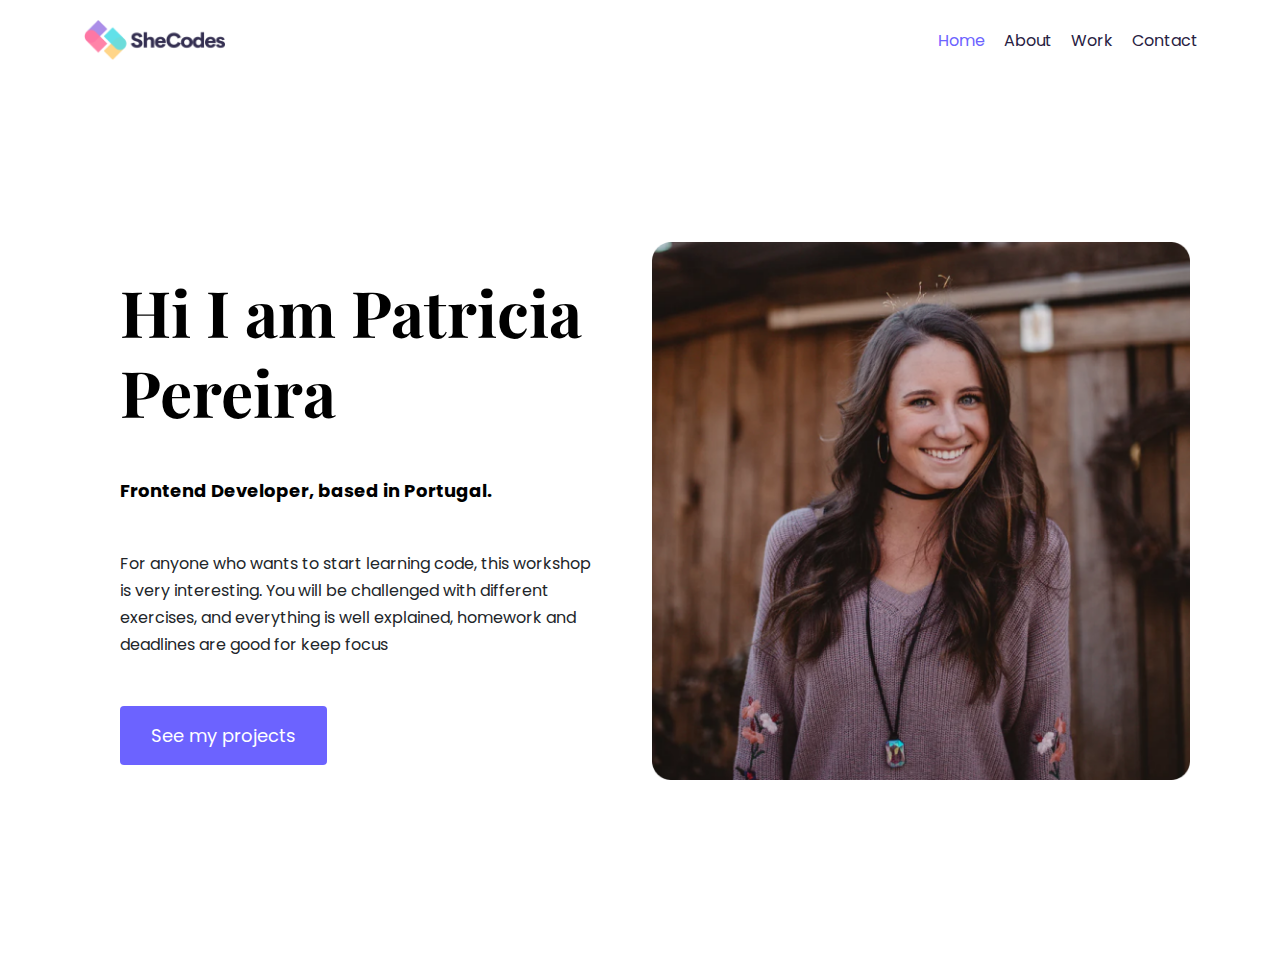
<file: about.html>
<!DOCTYPE html>
<html lang="en">
  <head>
    <meta charset="UTF-8" />
    <meta name="viewport" content="width=device-width, initial-scale=1.0" />
    <link
      href="https://cdn.jsdelivr.net/npm/bootstrap@5.3.3/dist/css/bootstrap.min.css"
      rel="stylesheet"
      integrity="sha384-QWTKZyjpPEjISv5WaRU9OFeRpok6YctnYmDr5pNlyT2bRjXh0JMhjY6hW+ALEwIH"
      crossorigin="anonymous"
    />
    <script
      src="https://cdn.jsdelivr.net/npm/bootstrap@5.3.3/dist/js/bootstrap.bundle.min.js"
      integrity="sha384-YvpcrYf0tY3lHB60NNkmXc5s9fDVZLESaAA55NDzOxhy9GkcIdslK1eN7N6jIeHz"
      crossorigin="anonymous"
    ></script>
    <link
      href="https://fonts.googleapis.com/css2?family=Playfair+Display:wght@700&family=Poppins:wght@500;700&display=swap"
      rel="stylesheet"
    />
    <link rel="stylesheet" href="/css/styles.css" />
    <title>SheCodes Portfolio</title>
  </head>
  <body>
    <div class="container">
      <nav class="d-flex justify-content-between">
        <a href="/">
          <img
            src="/images/SheCodes-logo.png"
            alt="SheCodes Logo"
            class="logo d-none d-md-block"
          />
          <img
            src="images/logo-small.jpg"
            class="logo d-block d-md-none"
            alt=""
          />
        </a>
        <ul>
          <li class="active">
            <a href="/">Home</a>
          </li>
          <li>
            <a href="/about.html">About</a>
          </li>
          <li>
            <a href="/work.html">Work</a>
          </li>
          <li>
            <a href="/contact.html">Contact</a>
          </li>
        </ul>
      </nav>
    </div>
    <div class="about-section container">
      <div class="row">
        <div class="col-md-6">
          <div class="about-section-content">
            <h1 class="mb-5">Hi I am Patricia Pereira</h1>
            <h2 class="mb-5">Frontend Developer, based in Portugal.</h2>
            <p class="mb-5">
              For anyone who wants to start learning code, this workshop is very
              interesting. You will be challenged with different exercises, and
              everything is well explained, homework and deadlines are good for
              keep focus
            </p>
            <a href="/about.html" class="btn btn-branding">See my projects</a>
          </div>
        </div>
        <div class="col-lg-6">
          <img
            src="/images/patricia.png"
            alt="Patricia Pereira"
            class="img-fluid"
          />
        </div>
      </div>
    </div>
  </body>
</html>
</file>
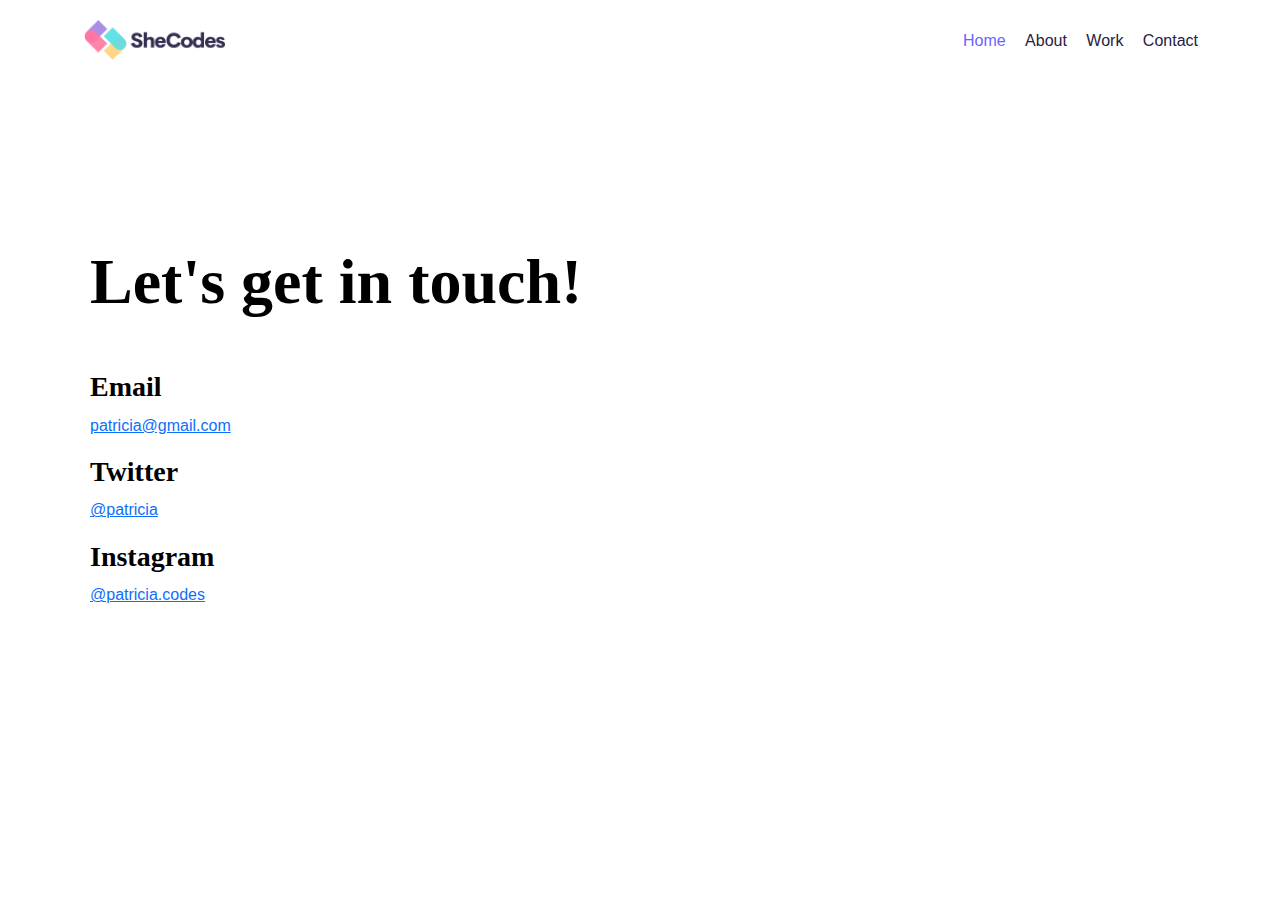
<file: contact.html>
<!DOCTYPE html>
<html lang="en">
  <head>
    <meta charset="UTF-8" />
    <meta name="viewport" content="width=device-width, initial-scale=1.0" />
    <link
      href="https://cdn.jsdelivr.net/npm/bootstrap@5.3.3/dist/css/bootstrap.min.css"
      rel="stylesheet"
      integrity="sha384-QWTKZyjpPEjISv5WaRU9OFeRpok6YctnYmDr5pNlyT2bRjXh0JMhjY6hW+ALEwIH"
      crossorigin="anonymous"
    />
    <script
      src="https://cdn.jsdelivr.net/npm/bootstrap@5.3.3/dist/js/bootstrap.bundle.min.js"
      integrity="sha384-YvpcrYf0tY3lHB60NNkmXc5s9fDVZLESaAA55NDzOxhy9GkcIdslK1eN7N6jIeHz"
      crossorigin="anonymous"
    ></script>
    <link rel="stylesheet" href="/css/styles.css" />
    <title>SheCodes Portfolio</title>
  </head>
  <body>
    <div class="container">
      <nav class="d-flex justify-content-between">
        <a href="/">
          <img
            src="/images/SheCodes-logo.png"
            alt="SheCodes Logo"
            class="logo d-none d-md-block"
          />
          <img
            src="images/logo-small.jpg"
            class="logo d-block d-md-none"
            alt="small SheCodes Logo"
          />
        </a>
        <ul>
          <li class="active">
            <a href="/">Home</a>
          </li>
          <li>
            <a href="/about.html">About</a>
          </li>
          <li>
            <a href="/work.html">Work</a>
          </li>
          <li>
            <a href="/contact.html">Contact</a>
          </li>
        </ul>
      </nav>
    </div>
    <div class="about-section container">
      <div class="content">
        <h1 class="mb-5">Let's get in touch!</h1>
        <h3>Email</h3>
        <p>
          <a href="mailto:patricia@gmail.com">patricia@gmail.com</a>
        </p>
        <h3>Twitter</h3>
        <p>
          <a href="https://www.twitter.com/patricia" target="_blank"
            >@patricia</a
          >
        </p>
        <h3>Instagram</h3>
        <p>
          <a href="https://www.instagram.com/patricia" target="_blank"
            >@patricia.codes</a
          >
        </p>
      </div>
    </div>
  </body>
</html>
</file>
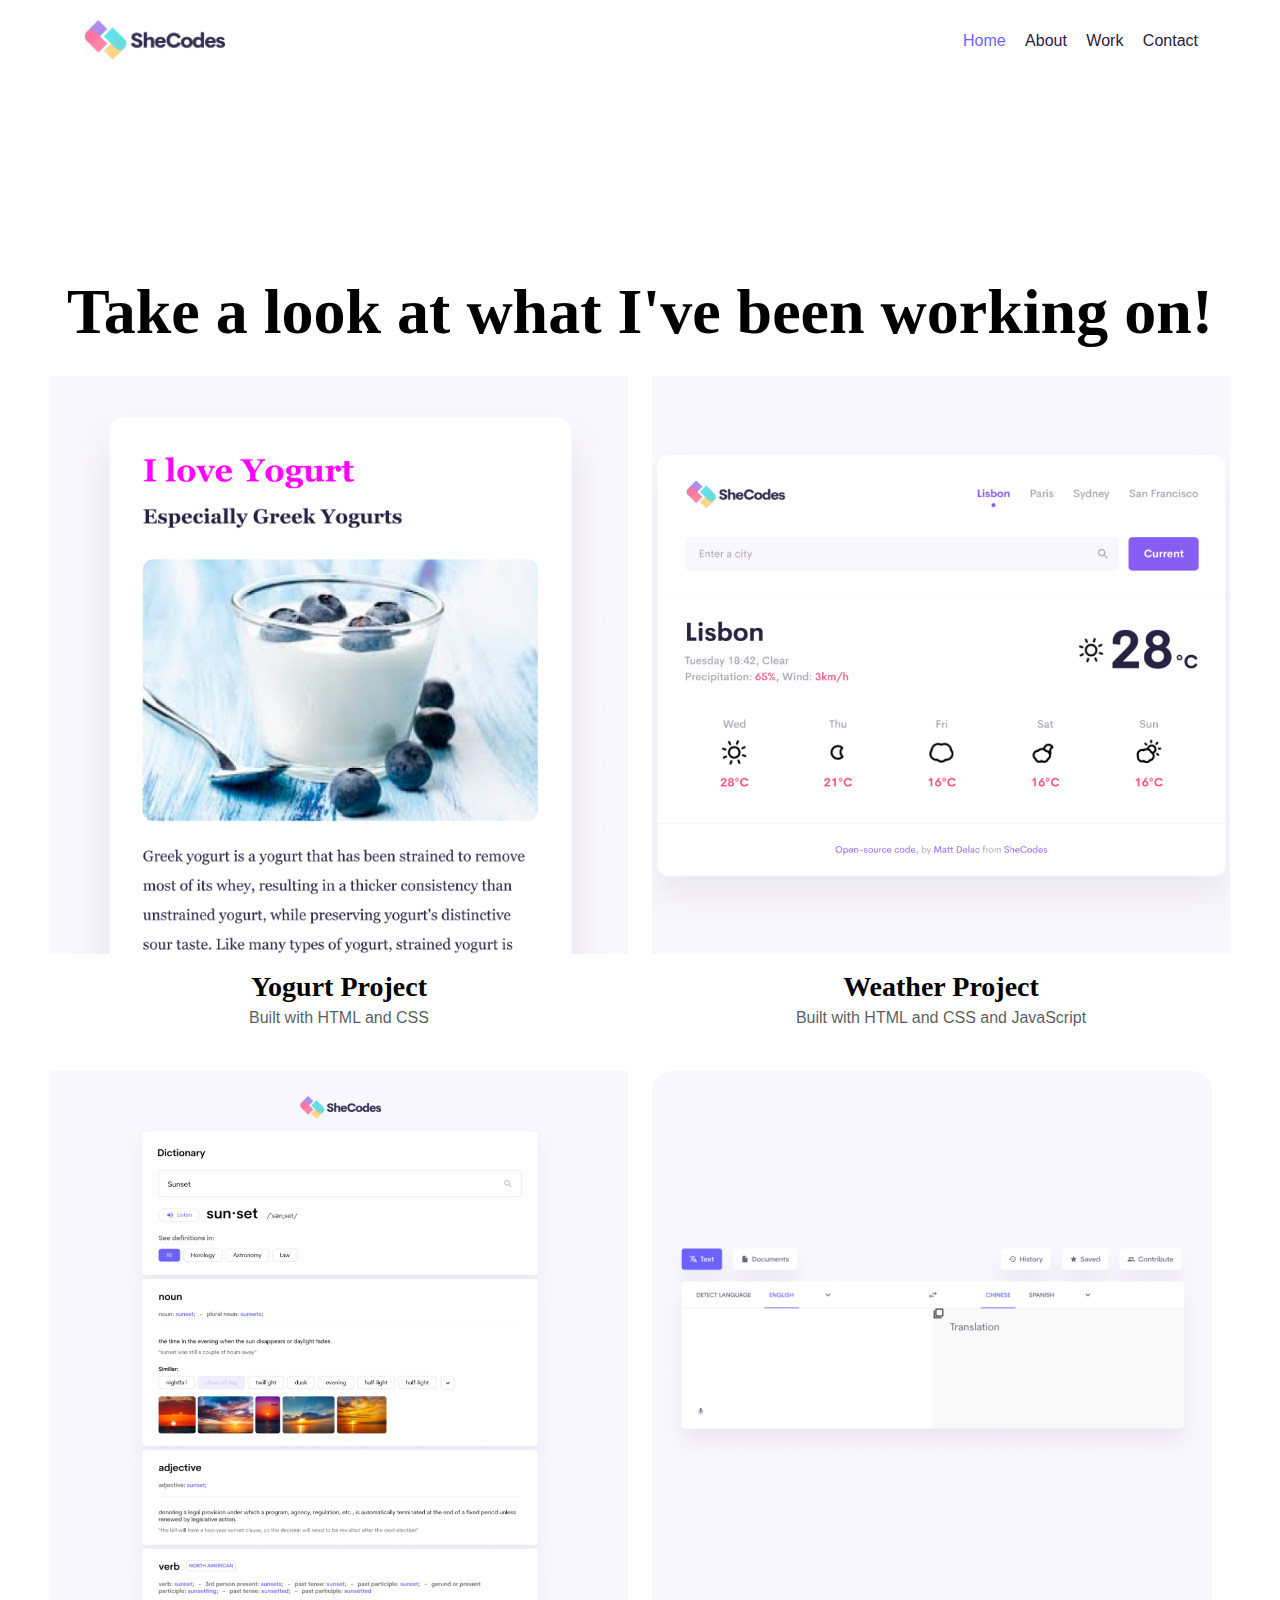
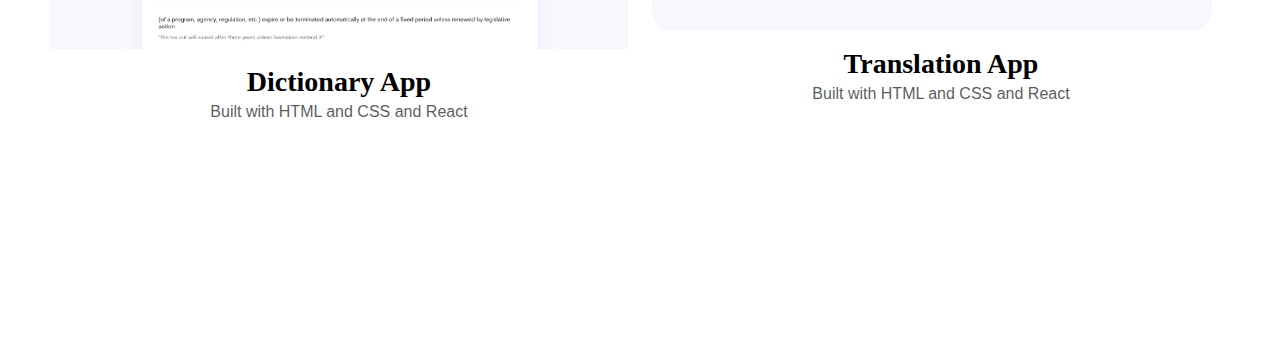
<file: work.html>
<!DOCTYPE html>
<html lang="en">
  <head>
    <meta charset="UTF-8" />
    <meta name="viewport" content="width=device-width, initial-scale=1.0" />
    <link
      href="https://cdn.jsdelivr.net/npm/bootstrap@5.3.3/dist/css/bootstrap.min.css"
      rel="stylesheet"
      integrity="sha384-QWTKZyjpPEjISv5WaRU9OFeRpok6YctnYmDr5pNlyT2bRjXh0JMhjY6hW+ALEwIH"
      crossorigin="anonymous"
    />
    <script
      src="https://cdn.jsdelivr.net/npm/bootstrap@5.3.3/dist/js/bootstrap.bundle.min.js"
      integrity="sha384-YvpcrYf0tY3lHB60NNkmXc5s9fDVZLESaAA55NDzOxhy9GkcIdslK1eN7N6jIeHz"
      crossorigin="anonymous"
    ></script>
    <link rel="stylesheet" href="/css/styles.css" />
    <title>SheCodes Portfolio</title>
  </head>
  <body>
    <div class="container">
      <nav class="d-flex justify-content-between">
        <a href="/">
          <img
            src="/images/SheCodes-logo.png"
            alt="SheCodes Logo"
            class="logo d-none d-md-block"
          />
          <img
            src="images/logo-small.jpg"
            class="logo d-block d-md-none"
            alt="small SheCodes Logo"
          />
        </a>
        <ul>
          <li class="active">
            <a href="/">Home</a>
          </li>
          <li>
            <a href="/about.html">About</a>
          </li>
          <li>
            <a href="/work.html">Work</a>
          </li>
          <li>
            <a href="/contact.html">Contact</a>
          </li>
        </ul>
      </nav>
    </div>
    <div class="about-section">
      <div class="about-section-content">
        <h1 class="text-center mb-4">
          Take a look at what I've been working on!
        </h1>

        <div class="row">
          <div class="col-md-6 mb-4">
            <img src="/images/yogurt.png" class="img-fluid mb-3" alt="Yogurt" />
            <h3 class="text-center m-0">Yogurt Project</h3>
            <p class="text-center text-muted">Built with HTML and CSS</p>
          </div>
          <div class="col-md-6 mb-4">
            <img
              src="/images/weather.png"
              class="img-fluid mb-3"
              alt="Weather"
            />
            <h3 class="text-center m-0">Weather Project</h3>
            <p class="text-center text-muted">
              Built with HTML and CSS and JavaScript
            </p>
          </div>
          <div class="col-md-6 mb-4">
            <img
              src="/images/dictionary.png"
              class="img-fluid mb-3"
              alt="Yogurt"
            />
            <h3 class="text-center m-0">Dictionary App</h3>
            <p class="text-center text-muted">
              Built with HTML and CSS and React
            </p>
          </div>
          <div class="col-md-6 mb-4">
            <img
              src="/images/translation.png"
              class="img-fluid mb-3"
              alt="Weather"
            />
            <h3 class="text-center m-0">Translation App</h3>
            <p class="text-center text-muted">
              Built with HTML and CSS and React
            </p>
          </div>
        </div>
      </div>
    </div>
  </body>
</html>
</file>
<file: css/styles.css>
:root {
  --branding-color: #6c63ff;
  --secondary-color: #f9f7fe;
  --heading-font-family: "Playfair Display", serif;
  --default-font-family: "Poppins", sans-serif;
  --box-shadow: 0 5px 10px rgba(0, 0, 0, 0.3);
}

body {
  font-family: var(--default-font-family);
}

.logo {
  max-height: 40px;
}

nav {
  padding: 20px 0;
}

nav ul {
  padding: 0;
  margin: 0;
}

nav li {
  display: inline;
  list-style: none;
  line-height: 42px;
  margin-left: 15px;
}

nav a {
  text-decoration: none;
  color: #272142;
}

nav a:hover {
  text-decoration: none;
  color: var(--branding-color);
  transition: all 100ms ease-in-out;
}

nav li.active a {
  color: var(--branding-color);
}

footer .contact-box {
  background-color: var(--secondary-color);
  padding: 30px 120px;
  border-radius: 10px;
}

footer {
  margin: 60px 0;
}

footer .email-link {
  text-decoration: none;
  color: black;
  font-size: 24px;
}

footer .email-link:hover {
  color: var(--branding-color);
}

footer .social-links a {
  margin: 0 20px;
  color: var(--branding-color);
  background-color: var(--secondary-color);
  padding: 10px 14px;
  border-radius: 50%;
  font-size: 18px;
  transition: all 150ms ease-in-out;
}

footer .social-links a:hover {
  color: white;
  background-color: var(--branding-color);
}

.contact-link {
  background: var(--primary-color);
  box-shadow: var(--box-shadow);
  color: white;
}

h1,
h2,
h3,
h4,
h5,
h6 {
  color: black;
  font-family: var(--heading-font-family);
  font-weight: bold;
}

h1 {
  font-size: 96px;
  line-height: 1.5;
}

h2 {
  font-size: 64px;
}

h4 {
  font-size: 48px;
}

p {
  font-weight: normal;
  font-size: 16px;
  line-height: 1.7;
}

.hero {
  background: var(--secondary-color);
  text-align: center;
  padding: 160px 20px;
}

.hero p {
  font-size: 36px;
  font-weight: bold;
  margin: 0;
  color: #272142;
}

.hero h2 {
  font-family: var(--heading-font-family);
  font-weight: normal;
  line-height: 2;
  font-size: 24px;
}

#contact h2 {
  font-family: var(--heading-font-family);
  font-weight: normal;
  line-height: 2;
  font-size: 24px;
}

.about-section {
  padding: 160px 20px;
}

.about-section h1 {
  font-size: 64px;
  line-height: 80px;
}

.about-section h2 {
  font-size: 18px;
  font-weight: bold;
  font-family: var(--default-font-family);
}

.about-section p {
  font-family: var(--default-font-family);
  font-size: 16px;
}

.about-section-content {
  margin: 30px;
}

.btn-branding {
  background: var(--branding-color);
  border-radius: 4px;
  color: white;
  font-size: 18px;
  line-height: 27px;
  padding: 15px 30px;
}

.btn-branding-outline {
  color: var(--branding-color);
  border: 1px solid var(--branding-color);
  border-radius: 4px;
  font-size: 18px;
  line-height: 27px;
  padding: 15px 30px;
}

.project-description {
  padding: 120px 60px;
}

@media (max-width: 900px) {
  h1 {
    font-size: 44px;
  }

  h2 {
    font-size: 44px;
  }
  .project-description {
    padding: 0;
    text-align: center;
  }

  h4 {
    font-size: 18px;
  }

  .btn {
    font-size: 18px;
  }

  .hero {
    padding: 80px 20px;
  }

  .content-box {
    text-align: center;
    padding: 0;
  }

  .project-description {
    text-align: center;
    padding: 0;
  }

  footer .contact-box {
    padding: 30px;
  }
}

.email-link {
  display: flex;
  color: var(--branding-color);
  justify-content: center;
  font-size: 28px;
  text-decoration: none;
}
</file>
